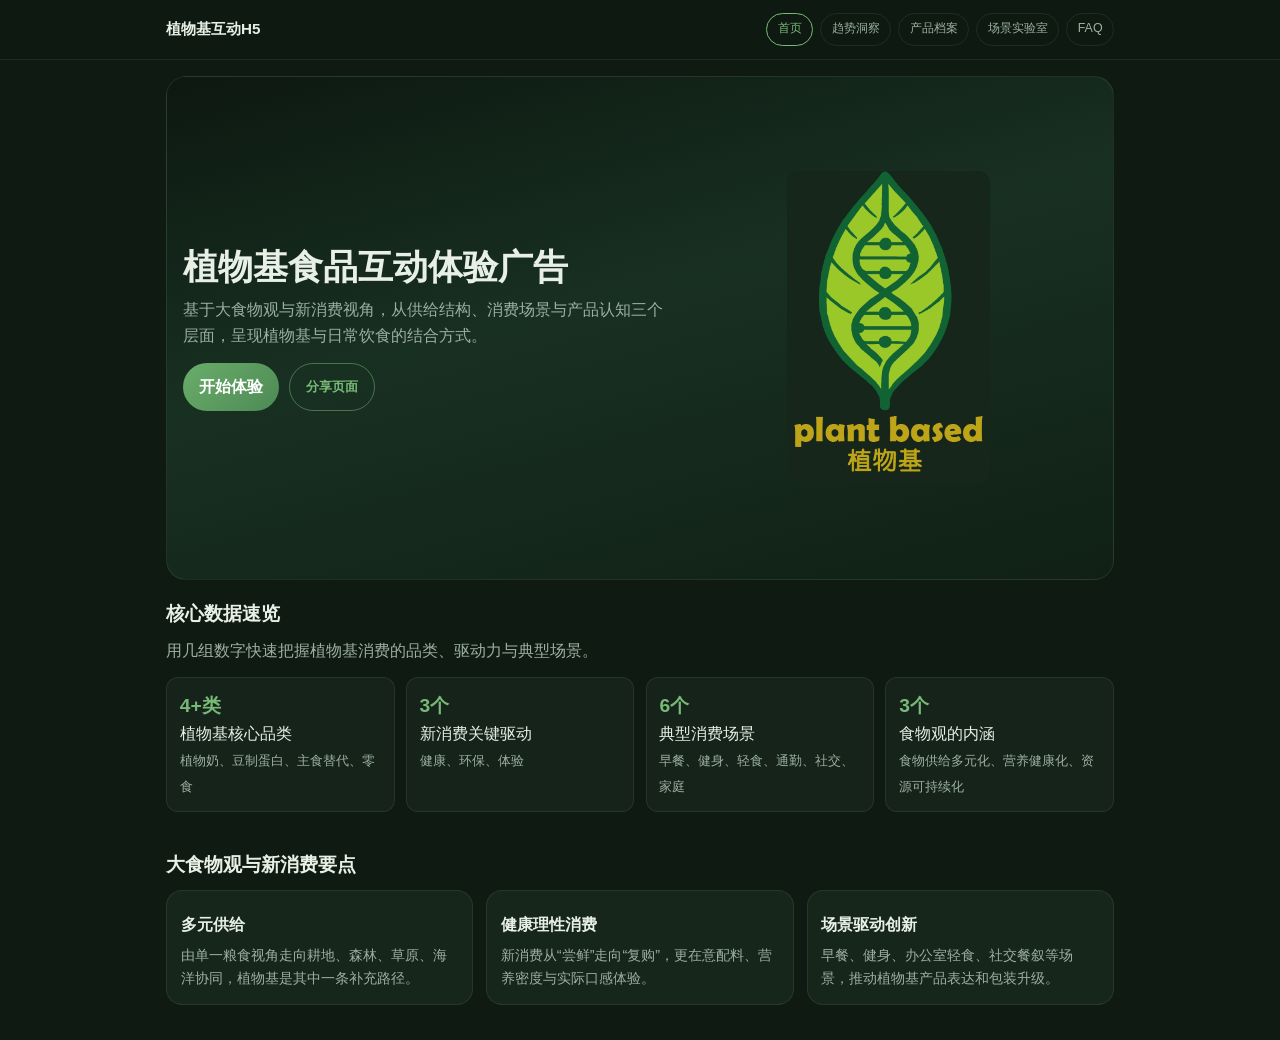
<file: foodH5/index.html>
<!DOCTYPE html>
<html lang="zh-CN">
<head>
  <meta charset="UTF-8" />
  <meta name="viewport" content="width=device-width, initial-scale=1, viewport-fit=cover" />
  <meta name="theme-color" content="#1a2f1e" />
  <title>植物基食品互动H5｜首页</title>
  <link rel="stylesheet" href="./styles.css" />
</head>
<body>
  <header class="topbar">
    <div class="topbar-inner">
      <div class="brand">植物基互动H5</div>
      <nav class="nav">
        <a class="chip" data-page="index.html" href="./index.html">首页</a>
        <a class="chip" data-page="insight.html" href="./insight.html">趋势洞察</a>
        <a class="chip" data-page="products.html" href="./products.html">产品档案</a>
        <a class="chip" data-page="lab.html" href="./lab.html">场景实验室</a>
        <a class="chip" data-page="faq.html" href="./faq.html">FAQ</a>
      </nav>
    </div>
  </header>

  <main class="container">
    <section class="hero reveal">
      <div>
        <h1>植物基食品互动体验广告</h1>
        <p>基于大食物观与新消费视角，从供给结构、消费场景与产品认知三个层面，呈现植物基与日常饮食的结合方式。</p>
        <div class="row" style="margin-top:.9rem">
          <a class="btn" href="./insight.html">开始体验</a>
          <button class="btn ghost" data-action="share" type="button">分享页面</button>
        </div>
      </div>
      <div class="hero-media">
        <img
          data-role="hero"
          class="hero-img"
          src=""
          alt="植物基餐食封面图"
          decoding="async"
        />
      </div>
    </section>

    <section class="section reveal">
      <h2 class="title">核心数据速览</h2>
      <p class="desc">用几组数字快速把握植物基消费的品类、驱动力与典型场景。</p>
      <div class="stats" id="stats"></div>
    </section>

    <section class="section reveal">
      <h2 class="title">大食物观与新消费要点</h2>
      <div class="grid cards">
        <article class="card">
<!--          <div class="card-media"><img class="card-img" src="https://images.unsplash.com/photo-1464226184884-fa280b87c399?w=800&q=80&auto=format&fit=crop" alt="农田作物" loading="lazy" decoding="async" /></div>-->
          <h3>多元供给</h3>
          <p>由单一粮食视角走向耕地、森林、草原、海洋协同，植物基是其中一条补充路径。</p>
        </article>
        <article class="card">
<!--          <div class="card-media"><img class="card-img" src="https://images.unsplash.com/photo-1490645935967-10de6ba17061?w=800&q=80&auto=format&fit=crop" alt="健康轻食" loading="lazy" decoding="async" /></div>-->
          <h3>健康理性消费</h3>
          <p>新消费从“尝鲜”走向“复购”，更在意配料、营养密度与实际口感体验。</p>
        </article>
        <article class="card">
<!--          <div class="card-media"><img class="card-img" src="https://images.unsplash.com/photo-1599599810769-bcde5a160d32?w=800&q=80&auto=format&fit=crop" alt="豆类原料" loading="lazy" decoding="async" /></div>-->
          <h3>场景驱动创新</h3>
          <p>早餐、健身、办公室轻食、社交餐叙等场景，推动植物基产品表达和包装升级。</p>
        </article>
      </div>
    </section>
  </main>

  <div id="toast" class="panel hide" style="position:fixed;left:50%;transform:translateX(-50%);bottom:14px;padding:.55rem .8rem;z-index:30"></div>

  <script src="./data.js"></script>
  <script src="./app.js"></script>
  <script>
    H5Common.initCommon();
    var box = H5Common.qs("#stats");
    H5Data.stats.forEach(function (s) {
      var d = document.createElement("div");
      d.className = "stat";
      d.innerHTML = '<div class="num">' + s.num + '</div><div>' + s.label + '</div><small style="color:var(--muted)">' + s.note + "</small>";
      box.appendChild(d);
    });
  </script>
</body>
</html>
</file>
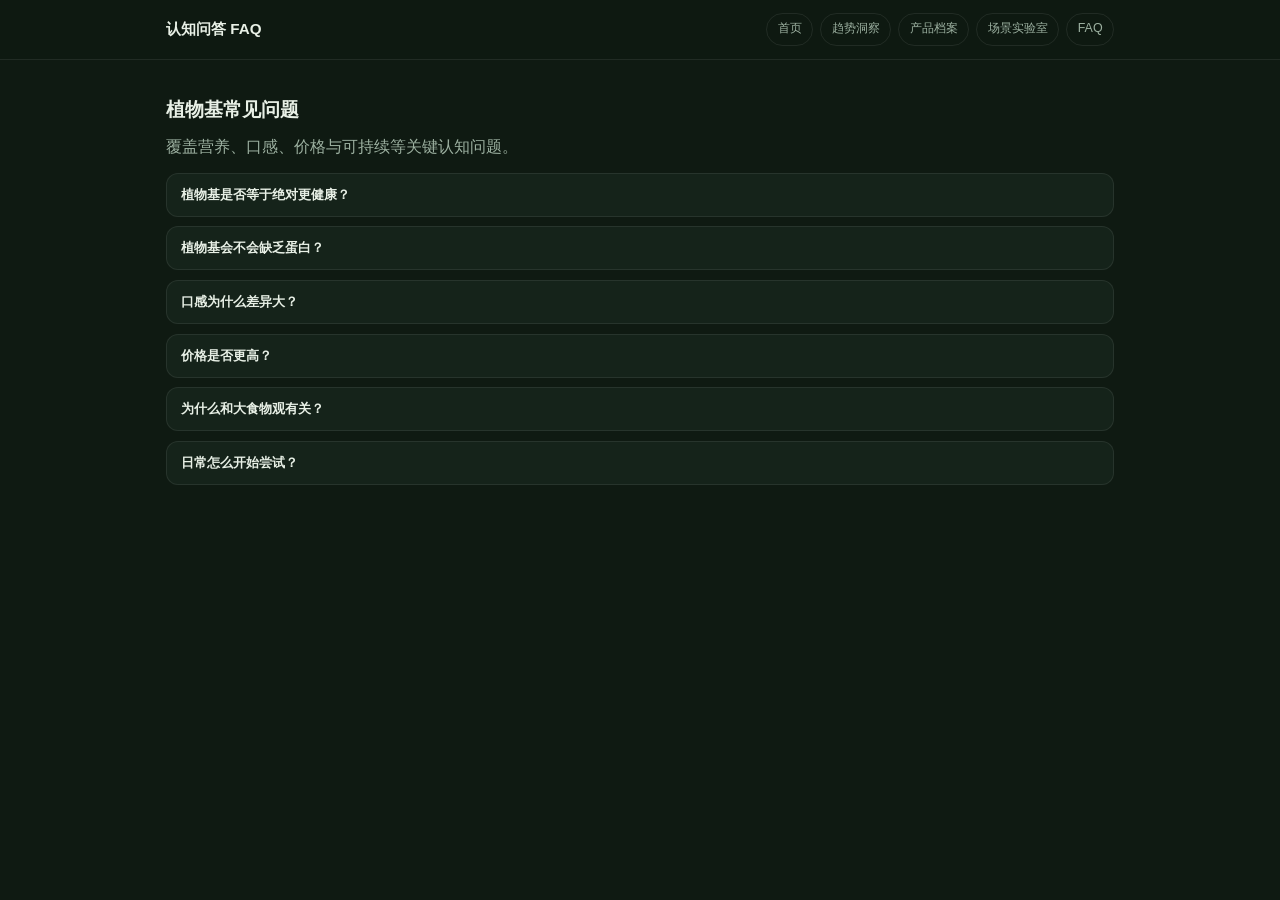
<file: foodH5/faq(1).html>
<!DOCTYPE html>
<html lang="zh-CN">
<head>
  <meta charset="UTF-8" />
  <meta name="viewport" content="width=device-width, initial-scale=1, viewport-fit=cover" />
  <title>FAQ｜植物基互动H5</title>
  <link rel="stylesheet" href="./styles.css" />
</head>
<body>
  <header class="topbar"><div class="topbar-inner"><div class="brand">认知问答 FAQ</div><nav class="nav">
    <a class="chip" data-page="index.html" href="./index.html">首页</a>
    <a class="chip" data-page="insight.html" href="./insight.html">趋势洞察</a>
    <a class="chip" data-page="products.html" href="./products.html">产品档案</a>
    <a class="chip" data-page="lab.html" href="./lab.html">场景实验室</a>
    <a class="chip" data-page="faq.html" href="./faq.html">FAQ</a>
  </nav></div></header>
  <main class="container">
    <section class="section reveal">
      <h1 class="title">植物基常见问题</h1>
      <p class="desc">覆盖营养、口感、价格与可持续等关键认知问题。</p>
      <div class="faq" id="faq"></div>
    </section>
  </main>
  <script src="./data.js"></script>
  <script src="./app.js"></script>
  <script>
    H5Common.initCommon();
    var wrap = H5Common.qs("#faq");
    H5Data.faq.forEach(function (f) {
      var item = document.createElement("article");
      item.className = "faq-item";
      item.innerHTML = '<button type="button" class="faq-q" aria-expanded="false">' + f.q + '</button><div class="faq-a"><p>' + f.a + "</p></div>";
      var q = item.querySelector(".faq-q");
      q.addEventListener("click", function () {
        var open = item.classList.toggle("open");
        q.setAttribute("aria-expanded", open ? "true" : "false");
      });
      wrap.appendChild(item);
    });
  </script>
</body>
</html>
</file>
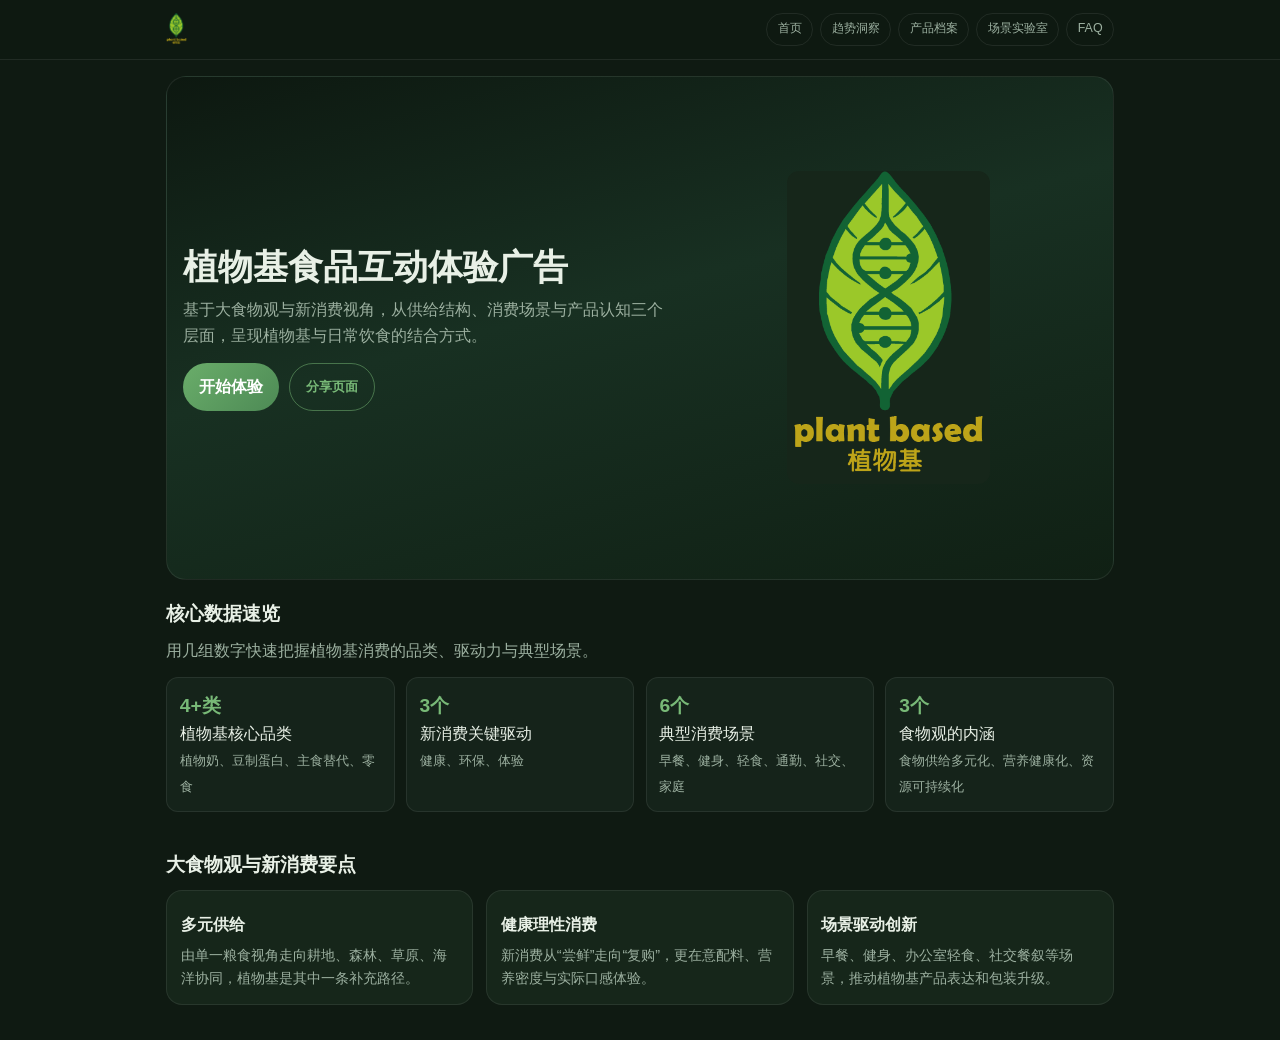
<file: foodH5/index(1).html>
<!DOCTYPE html>
<html lang="zh-CN">
<head>
  <meta charset="UTF-8" />
  <meta name="viewport" content="width=device-width, initial-scale=1, viewport-fit=cover" />
  <meta name="theme-color" content="#1a2f1e" />
  <title>植物基食品互动H5｜首页</title>
  <link rel="stylesheet" href="./styles.css" />
</head>
<body>
  <header class="topbar">
    <div class="topbar-inner">
      <div class="brand">
        <img src="./logo.png" alt="植物基互动H5" style="height: 2rem; vertical-align: middle;" />
      </div>
      <nav class="nav">
        <a class="chip" data-page="index.html" href="./index.html">首页</a>
        <a class="chip" data-page="insight.html" href="./insight.html">趋势洞察</a>
        <a class="chip" data-page="products.html" href="./products.html">产品档案</a>
        <a class="chip" data-page="lab.html" href="./lab.html">场景实验室</a>
        <a class="chip" data-page="faq.html" href="./faq.html">FAQ</a>
      </nav>
    </div>
  </header>

  <main class="container">
    <section class="hero reveal">
      <div>
        <h1>植物基食品互动体验广告</h1>
        <p>基于大食物观与新消费视角，从供给结构、消费场景与产品认知三个层面，呈现植物基与日常饮食的结合方式。</p>
        <div class="row" style="margin-top:.9rem">
          <a class="btn" href="./insight.html">开始体验</a>
          <button class="btn ghost" data-action="share" type="button">分享页面</button>
        </div>
      </div>
      <div class="hero-media">
        <img
          data-role="hero"
          class="hero-img"
          src=""
          alt="植物基餐食封面图"
          decoding="async"
        />
      </div>
    </section>

    <section class="section reveal">
      <h2 class="title">核心数据速览</h2>
      <p class="desc">用几组数字快速把握植物基消费的品类、驱动力与典型场景。</p>
      <div class="stats" id="stats"></div>
    </section>

    <section class="section reveal">
      <h2 class="title">大食物观与新消费要点</h2>
      <div class="grid cards">
        <article class="card">
<!--          <div class="card-media"><img class="card-img" src= alt="农田作物" loading="lazy" decoding="async" /></div>-->
          <h3>多元供给</h3>
          <p>由单一粮食视角走向耕地、森林、草原、海洋协同，植物基是其中一条补充路径。</p>
        </article>
        <article class="card">
<!--          <div class="card-media"><img class="card-img" src="https://images.unsplash.com/photo-1490645935967-10de6ba17061?w=800&q=80&auto=format&fit=crop" alt="健康轻食" loading="lazy" decoding="async" /></div>-->
          <h3>健康理性消费</h3>
          <p>新消费从“尝鲜”走向“复购”，更在意配料、营养密度与实际口感体验。</p>
        </article>
        <article class="card">
<!--          <div class="card-media"><img class="card-img" src="https://images.unsplash.com/photo-1599599810769-bcde5a160d32?w=800&q=80&auto=format&fit=crop" alt="豆类原料" loading="lazy" decoding="async" /></div>-->
          <h3>场景驱动创新</h3>
          <p>早餐、健身、办公室轻食、社交餐叙等场景，推动植物基产品表达和包装升级。</p>
        </article>
      </div>
    </section>
  </main>

  <div id="toast" class="panel hide" style="position:fixed;left:50%;transform:translateX(-50%);bottom:14px;padding:.55rem .8rem;z-index:30"></div>

  <script src="./data.js"></script>
  <script src="./app.js"></script>
  <script>
    H5Common.initCommon();
    var box = H5Common.qs("#stats");
    H5Data.stats.forEach(function (s) {
      var d = document.createElement("div");
      d.className = "stat";
      d.innerHTML = '<div class="num">' + s.num + '</div><div>' + s.label + '</div><small style="color:var(--muted)">' + s.note + "</small>";
      box.appendChild(d);
    });
  </script>
</body>
</html>
</file>
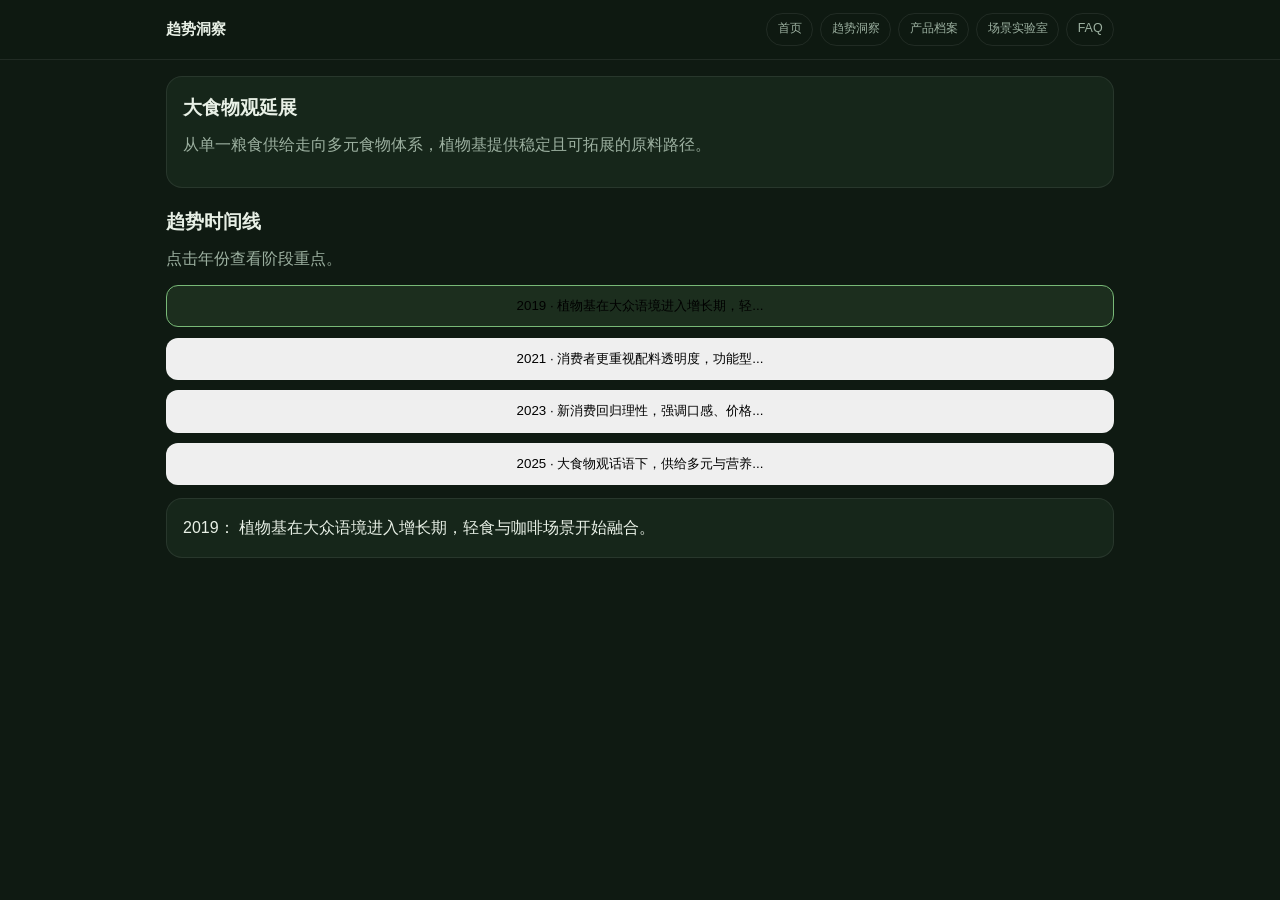
<file: foodH5/insight(1).html>
<!DOCTYPE html>
<html lang="zh-CN">
<head>
  <meta charset="UTF-8" />
  <meta name="viewport" content="width=device-width, initial-scale=1, viewport-fit=cover" />
  <title>趋势洞察｜植物基互动H5</title>
  <link rel="stylesheet" href="./styles.css" />
</head>
<body>
  <header class="topbar"><div class="topbar-inner"><div class="brand">趋势洞察</div><nav class="nav">
    <a class="chip" data-page="index.html" href="./index.html">首页</a>
    <a class="chip" data-page="insight.html" href="./insight.html">趋势洞察</a>
    <a class="chip" data-page="products.html" href="./products.html">产品档案</a>
    <a class="chip" data-page="lab.html" href="./lab.html">场景实验室</a>
    <a class="chip" data-page="faq.html" href="./faq.html">FAQ</a>
  </nav></div></header>
  <main class="container">
    <section class="panel reveal">
      <h1 class="title">大食物观延展</h1>
      <p class="desc">从单一粮食供给走向多元食物体系，植物基提供稳定且可拓展的原料路径。</p>
      <div class="grid cards" id="insight-cards"></div>
    </section>
    <section class="section reveal">
      <h2 class="title">趋势时间线</h2>
      <p class="desc">点击年份查看阶段重点。</p>
      <div class="timeline" id="timeline"></div>
      <div class="panel result" id="time-detail">请选择年份节点。</div>
    </section>
  </main>
  <script src="./data.js"></script>
  <script src="./app.js"></script>
  <script>
    H5Common.initCommon();
    var cards = H5Common.qs("#insight-cards");
    H5Data.images.insight.forEach(function (img, i) {
      var t = ["供给结构升级", "消费观念理性化", "品牌表达场景化"][i];
      var p = ["多源协同强调韧性。", "配料透明与营养可解释性更重要。", "从单品卖点到生活方式叙事。"][i];
      var c = document.createElement("article");
      c.className = "card";
      c.innerHTML = '<h3>' + t + '</h3><p>' + p + "</p>";
      cards.appendChild(c);
    });
    var line = H5Common.qs("#timeline");
    var detail = H5Common.qs("#time-detail");
    H5Data.timeline.forEach(function (it, idx) {
      var b = document.createElement("button");
      b.type = "button";
      b.className = "time-item" + (idx === 0 ? " active" : "");
      b.textContent = it.year + " · " + it.text.slice(0, 15) + "...";
      b.addEventListener("click", function () {
        H5Common.qsa(".time-item", line).forEach(function (x) { x.classList.remove("active"); });
        b.classList.add("active");
        detail.textContent = it.year + "： " + it.text;
      });
      line.appendChild(b);
    });
    detail.textContent = H5Data.timeline[0].year + "： " + H5Data.timeline[0].text;
  </script>
</body>
</html>
</file>
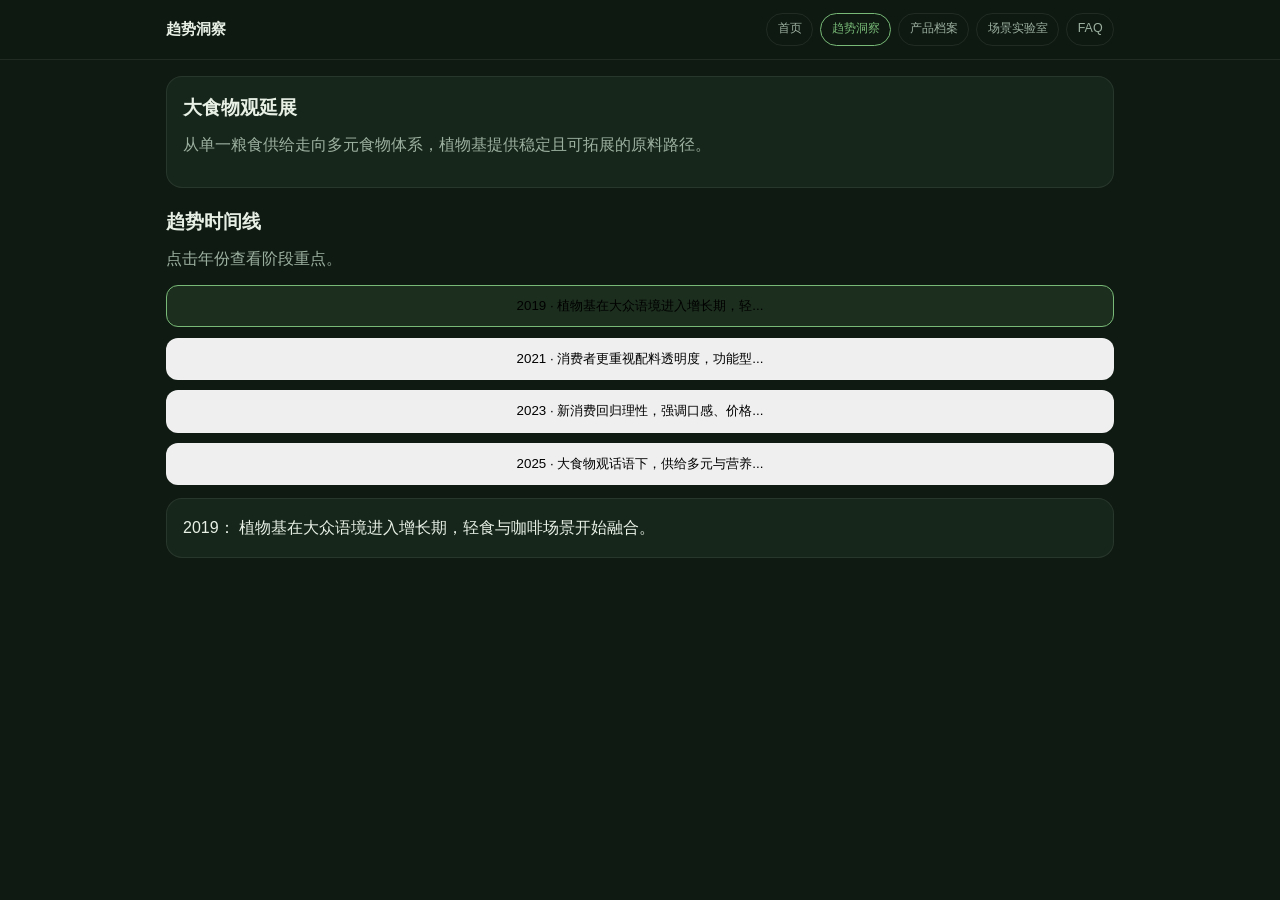
<file: foodH5/insight.html>
<!DOCTYPE html>
<html lang="zh-CN">
<head>
  <meta charset="UTF-8" />
  <meta name="viewport" content="width=device-width, initial-scale=1, viewport-fit=cover" />
  <title>趋势洞察｜植物基互动H5</title>
  <link rel="stylesheet" href="./styles.css" />
</head>
<body>
  <header class="topbar"><div class="topbar-inner"><div class="brand">趋势洞察</div><nav class="nav">
    <a class="chip" data-page="index.html" href="./index.html">首页</a>
    <a class="chip" data-page="insight.html" href="./insight.html">趋势洞察</a>
    <a class="chip" data-page="products.html" href="./products.html">产品档案</a>
    <a class="chip" data-page="lab.html" href="./lab.html">场景实验室</a>
    <a class="chip" data-page="faq.html" href="./faq.html">FAQ</a>
  </nav></div></header>
  <main class="container">
    <section class="panel reveal">
      <h1 class="title">大食物观延展</h1>
      <p class="desc">从单一粮食供给走向多元食物体系，植物基提供稳定且可拓展的原料路径。</p>
      <div class="grid cards" id="insight-cards"></div>
    </section>
    <section class="section reveal">
      <h2 class="title">趋势时间线</h2>
      <p class="desc">点击年份查看阶段重点。</p>
      <div class="timeline" id="timeline"></div>
      <div class="panel result" id="time-detail">请选择年份节点。</div>
    </section>
  </main>
  <script src="./data.js"></script>
  <script src="./app.js"></script>
  <script>
    H5Common.initCommon();
    var cards = H5Common.qs("#insight-cards");
    H5Data.images.insight.forEach(function (img, i) {
      var t = ["供给结构升级", "消费观念理性化", "品牌表达场景化"][i];
      var p = ["多源协同强调韧性。", "配料透明与营养可解释性更重要。", "从单品卖点到生活方式叙事。"][i];
      var c = document.createElement("article");
      c.className = "card";
      c.innerHTML = '<div class="card-media"><img class="card-img" loading="lazy" decoding="async" src="' + img + '" alt=""></div><h3>' + t + '</h3><p>' + p + "</p>";
      cards.appendChild(c);
    });
    var line = H5Common.qs("#timeline");
    var detail = H5Common.qs("#time-detail");
    H5Data.timeline.forEach(function (it, idx) {
      var b = document.createElement("button");
      b.type = "button";
      b.className = "time-item" + (idx === 0 ? " active" : "");
      b.textContent = it.year + " · " + it.text.slice(0, 15) + "...";
      b.addEventListener("click", function () {
        H5Common.qsa(".time-item", line).forEach(function (x) { x.classList.remove("active"); });
        b.classList.add("active");
        detail.textContent = it.year + "： " + it.text;
      });
      line.appendChild(b);
    });
    detail.textContent = H5Data.timeline[0].year + "： " + H5Data.timeline[0].text;
  </script>
</body>
</html>
</file>
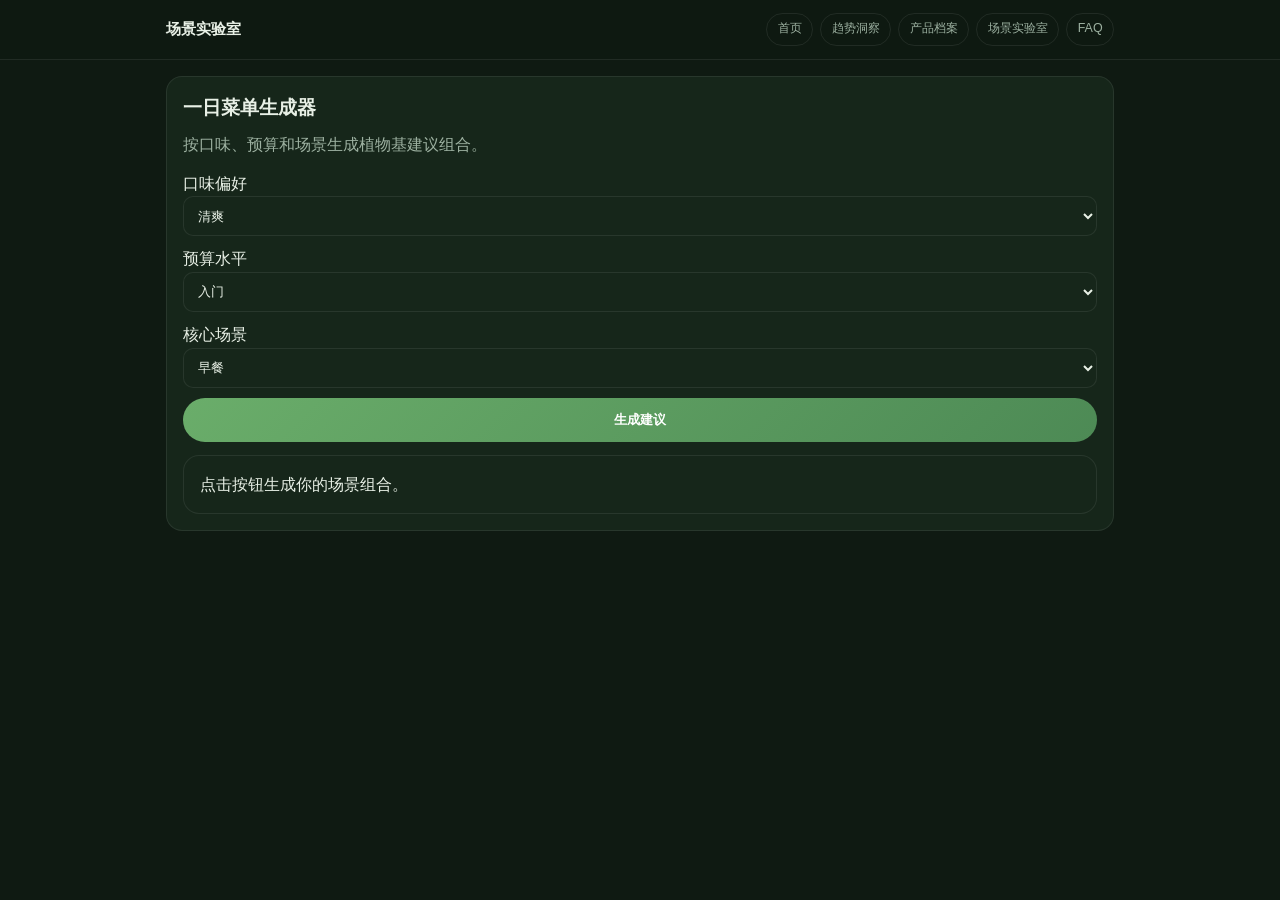
<file: foodH5/lab(1).html>
<!DOCTYPE html>
<html lang="zh-CN">
<head>
  <meta charset="UTF-8" />
  <meta name="viewport" content="width=device-width, initial-scale=1, viewport-fit=cover" />
  <title>场景实验室｜植物基互动H5</title>
  <link rel="stylesheet" href="./styles.css" />
</head>
<body>
  <header class="topbar"><div class="topbar-inner"><div class="brand">场景实验室</div><nav class="nav">
    <a class="chip" data-page="index.html" href="./index.html">首页</a>
    <a class="chip" data-page="insight.html" href="./insight.html">趋势洞察</a>
    <a class="chip" data-page="products.html" href="./products.html">产品档案</a>
    <a class="chip" data-page="lab.html" href="./lab.html">场景实验室</a>
    <a class="chip" data-page="faq.html" href="./faq.html">FAQ</a>
  </nav></div></header>
  <main class="container">
    <section class="panel reveal">
      <h1 class="title">一日菜单生成器</h1>
      <p class="desc">按口味、预算和场景生成植物基建议组合。</p>
      <div class="controls">
        <label>口味偏好
          <select id="taste">
            <option>清爽</option><option>浓郁</option><option>均衡</option>
          </select>
        </label>
        <label>预算水平
          <select id="budget">
            <option>入门</option><option>标准</option><option>进阶</option>
          </select>
        </label>
        <label>核心场景
          <select id="scene">
            <option>早餐</option><option>通勤</option><option>健身</option><option>社交</option>
          </select>
        </label>
        <button class="btn" type="button" id="gen">生成建议</button>
      </div>
      <div class="panel result" id="result">点击按钮生成你的场景组合。</div>
    </section>
  </main>
  <script src="./data.js"></script>
  <script src="./app.js"></script>
  <script>
    H5Common.initCommon();
    var menuMap = {
      早餐: ["燕麦奶咖啡", "全麦吐司+鹰嘴豆泥", "坚果水果杯"],
      通勤: ["常温豆奶", "植物蛋白能量棒", "混合坚果包"],
      健身: ["植物蛋白奶昔", "藜麦豆腐沙拉", "香蕉燕麦碗"],
      社交: ["植物基汉堡", "烤蔬菜拼盘", "低糖燕麦甜品"]
    };
    H5Common.qs("#gen").addEventListener("click", function () {
      var taste = H5Common.qs("#taste").value;
      var budget = H5Common.qs("#budget").value;
      var scene = H5Common.qs("#scene").value;
      var base = menuMap[scene] || menuMap["早餐"];
      var text = "推荐场景：" + scene + "\n口味倾向：" + taste + "｜预算：" + budget + "\n早餐/主餐/加餐建议：\n1. " + base[0] + "\n2. " + base[1] + "\n3. " + base[2] + "\n\n提示：先从一餐替换开始，逐步观察口味和复购习惯。";
      H5Common.qs("#result").textContent = text;
    });
  </script>
</body>
</html>
</file>
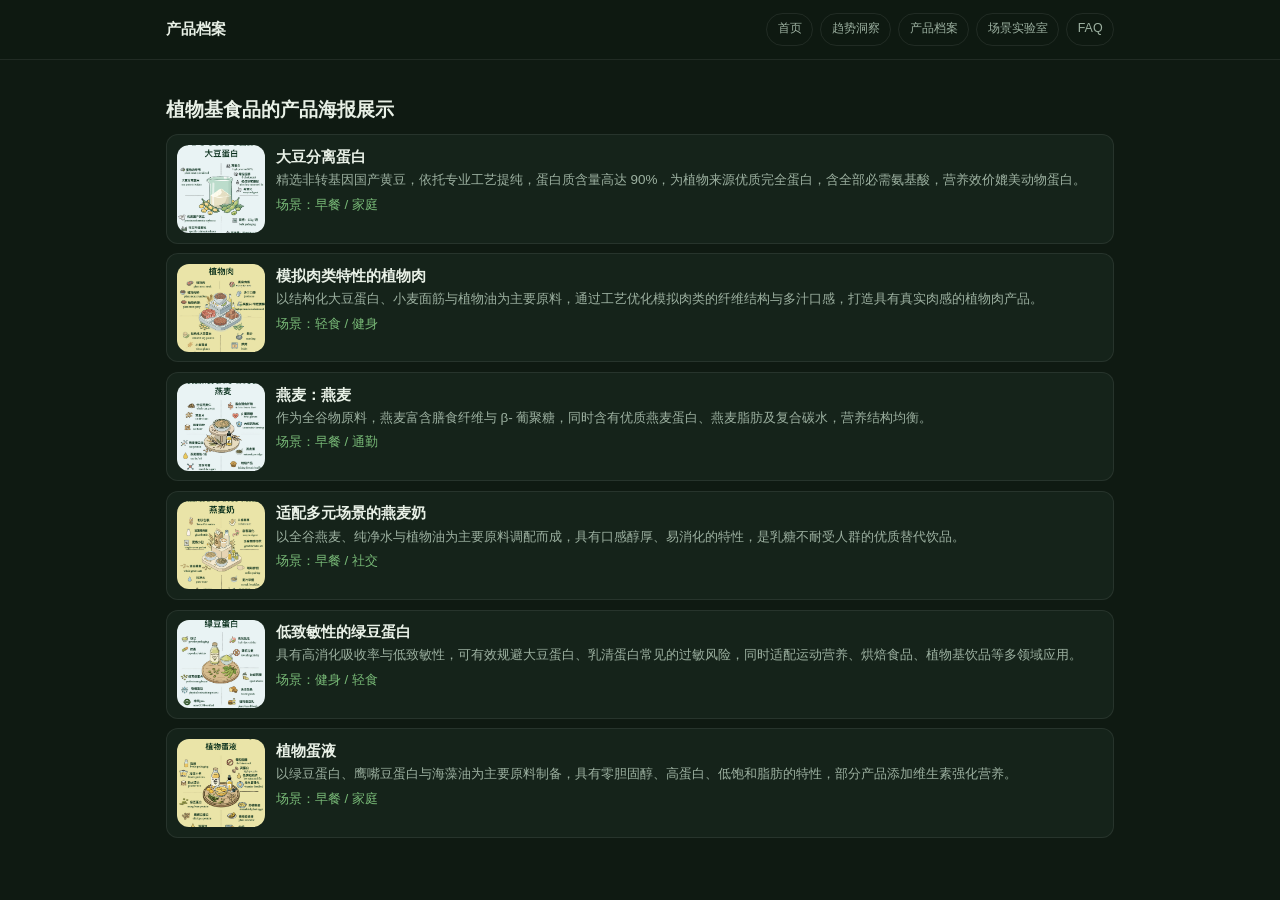
<file: foodH5/products(1).html>
<!DOCTYPE html>
<html lang="zh-CN">
<head>
  <meta charset="UTF-8" />
  <meta name="viewport" content="width=device-width, initial-scale=1, viewport-fit=cover" />
  <title>产品档案｜植物基互动H5</title>
  <link rel="stylesheet" href="./styles.css" />
</head>
<body>
  <header class="topbar"><div class="topbar-inner"><div class="brand">产品档案</div><nav class="nav">
    <a class="chip" data-page="index.html" href="./index.html">首页</a>
    <a class="chip" data-page="insight.html" href="./insight.html">趋势洞察</a>
    <a class="chip" data-page="products.html" href="./products.html">产品档案</a>
    <a class="chip" data-page="lab.html" href="./lab.html">场景实验室</a>
    <a class="chip" data-page="faq.html" href="./faq.html">FAQ</a>
  </nav></div></header>
  <main class="container">
    <section class="section reveal">
      <h1 class="title">植物基食品的产品海报展示</h1>
      <div class="list" id="plist"></div>
    </section>
  </main>
  <script src="./data.js"></script>
  <script src="./app.js"></script>
  <script>
    H5Common.initCommon();
    var list = H5Common.qs("#plist");
    function render() {
      list.innerHTML = "";
      H5Data.productItems.forEach(function (it) {
        var img = H5Data.images.products[it.img];
        var el = document.createElement("article");
        el.className = "item";
        el.innerHTML = '<div class="media"><img class="thumb" src="' + img + '" loading="lazy" decoding="async" alt=""></div><div><h4>' + it.name + '</h4><p>' + it.desc + '</p><small style="color:var(--accent)">场景：' + it.scene.join(" / ") + "</small></div>";
        list.appendChild(el);
      });
      if (!list.children.length) list.innerHTML = '<div class="panel">暂无内容。</div>';
    }
    render();
  </script>
</body>
</html>
</file>
<file: foodH5/styles.css>
:root{
  --bg:#0f1a12;
  --bg2:#16261a;
  --text:#e8f0e6;
  --muted:#9cb0a0;
  --accent:#78b977;
  --line:rgba(255,255,255,.08);
  --radius:16px;
  font-family:"Segoe UI","PingFang SC","Microsoft YaHei",sans-serif;
}
*{box-sizing:border-box;margin:0;padding:0}
html,body{background:var(--bg);color:var(--text)}
body{line-height:1.6;overflow-x:hidden}
a{color:inherit;text-decoration:none}
.topbar{
  position:sticky;top:0;z-index:20;
  background:rgba(15,26,18,.9);backdrop-filter:blur(8px);
  border-bottom:1px solid var(--line);
}
.topbar-inner{
  max-width:980px;margin:0 auto;padding:.8rem 1rem;
  display:flex;align-items:center;justify-content:space-between;gap:.75rem
}
.brand{font-weight:700;font-size:.95rem}
.nav{display:flex;gap:.45rem;flex-wrap:wrap}
.chip{padding:.35rem .65rem;border:1px solid var(--line);border-radius:999px;font-size:.78rem;color:var(--muted)}
.chip.active,.chip:hover{border-color:var(--accent);color:var(--accent)}
.container{max-width:980px;margin:0 auto;padding:1rem}
.hero{
  min-height:56vh;display:grid;grid-template-columns:1.15fr 1fr;gap:1rem;align-items:center;
  background:linear-gradient(165deg,#0d1810 0%,#183022 45%,#102014 100%);
  border:1px solid var(--line);border-radius:20px;padding:1rem
}
.hero h1{font-size:clamp(1.5rem,4.8vw,2.2rem);line-height:1.25;margin-bottom:.55rem}
.hero p{color:var(--muted)}
.hero-img,.card-img,.thumb{
  width:100%;height:100%;object-fit:cover;display:block;border-radius:12px;background:var(--bg2)
}
.hero-img{
  width:auto;
  max-width:70%;
  max-height:100%;
  object-fit:contain;
  margin:0 auto;
}
.hero-media{aspect-ratio:4/3}
.section{padding:1.2rem 0}
.title{font-size:1.2rem;margin-bottom:.55rem}
.desc{color:var(--muted);margin-bottom:.8rem}
.grid{display:grid;gap:.8rem}
.grid.cards{grid-template-columns:repeat(auto-fit,minmax(220px,1fr))}
.card{
  border:1px solid var(--line);background:var(--bg2);border-radius:var(--radius);padding:.85rem
}
.card h3{font-size:1rem;margin:.45rem 0}
.card p{color:var(--muted);font-size:.9rem}
.card-media{aspect-ratio:16/10;margin-bottom:.5rem}
.stats{display:grid;grid-template-columns:repeat(auto-fit,minmax(150px,1fr));gap:.7rem}
.stat{border:1px solid var(--line);border-radius:12px;padding:.8rem;background:#15231a}
.stat .num{font-weight:700;font-size:1.2rem;color:var(--accent)}
.links{display:grid;grid-template-columns:repeat(auto-fit,minmax(200px,1fr));gap:.7rem}
.link-card{display:block;border:1px solid var(--line);border-radius:14px;padding:.9rem;background:#15231a}
.link-card h4{margin-bottom:.3rem}
.link-card p{font-size:.86rem;color:var(--muted)}
.btn{
  border:none;border-radius:999px;padding:.7rem 1rem;min-height:44px;cursor:pointer;
  background:linear-gradient(135deg,#6aad6a,#4d8a55);color:#fff;font-weight:600
}
.btn.ghost{background:transparent;border:1px solid rgba(120,185,119,.5);color:var(--accent)}
.row{display:flex;gap:.6rem;flex-wrap:wrap}
.panel{border:1px solid var(--line);background:var(--bg2);border-radius:var(--radius);padding:1rem}
.timeline{display:grid;gap:.65rem}
.time-item{padding:.7rem;border:1px solid var(--line);border-radius:12px;cursor:pointer}
.time-item.active{border-color:var(--accent);background:rgba(120,185,119,.12)}
.filter{display:flex;flex-wrap:wrap;gap:.5rem;margin-bottom:.7rem}
.tag-btn{border:1px solid var(--line);background:transparent;color:var(--text);padding:.35rem .7rem;border-radius:999px;cursor:pointer}
.tag-btn.active{border-color:var(--accent);color:var(--accent)}
.list{display:grid;gap:.6rem}
.item{display:flex;gap:.7rem;border:1px solid var(--line);border-radius:12px;padding:.6rem;background:#15231a}
.item .media{width:88px;height:88px;flex:0 0 88px}
.item h4{font-size:.95rem}
.item p{font-size:.84rem;color:var(--muted)}
.controls{display:grid;gap:.65rem}
select{width:100%;padding:.65rem;border-radius:10px;border:1px solid var(--line);background:#16261a;color:var(--text)}
.result{margin-top:.8rem}
.faq{display:grid;gap:.6rem}
.faq-item{border:1px solid var(--line);border-radius:12px;overflow:hidden;background:#15231a}
.faq-q{width:100%;text-align:left;background:transparent;border:none;color:var(--text);padding:.75rem .85rem;cursor:pointer;font-weight:600}
.faq-a{max-height:0;overflow:hidden;transition:max-height .3s ease;padding:0 .85rem}
.faq-item.open .faq-a{max-height:220px;padding:.1rem .85rem .8rem}
.faq-a p{color:var(--muted);font-size:.9rem}
.footer{padding:1.2rem 1rem 2rem;color:var(--muted);text-align:center}
.hide{display:none!important}
.reveal{opacity:0;transform:translateY(14px);transition:.55s}
.reveal.show{opacity:1;transform:translateY(0)}
@media (max-width:740px){.hero{grid-template-columns:1fr}.container{padding:.85rem}}
@media (prefers-reduced-motion:reduce){.reveal,.faq-a{transition:none}.reveal{opacity:1;transform:none}}
</file>
